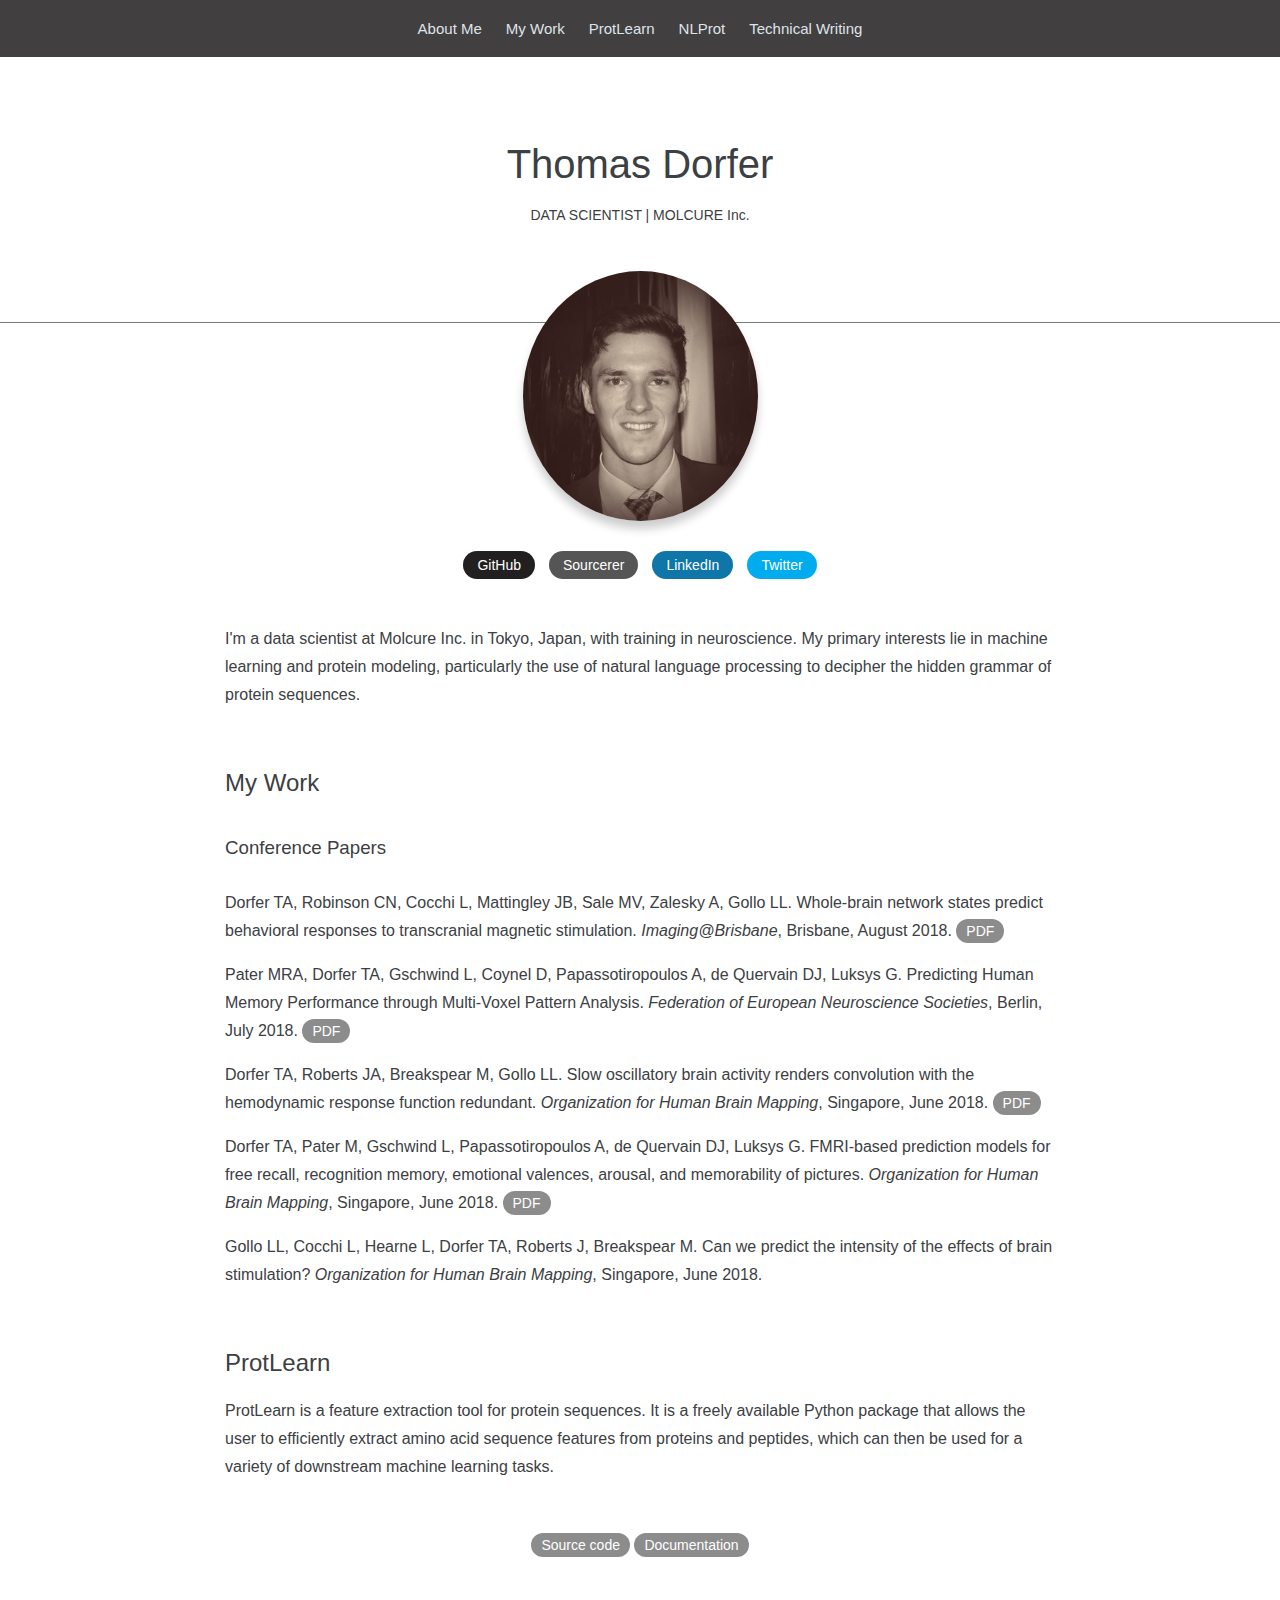
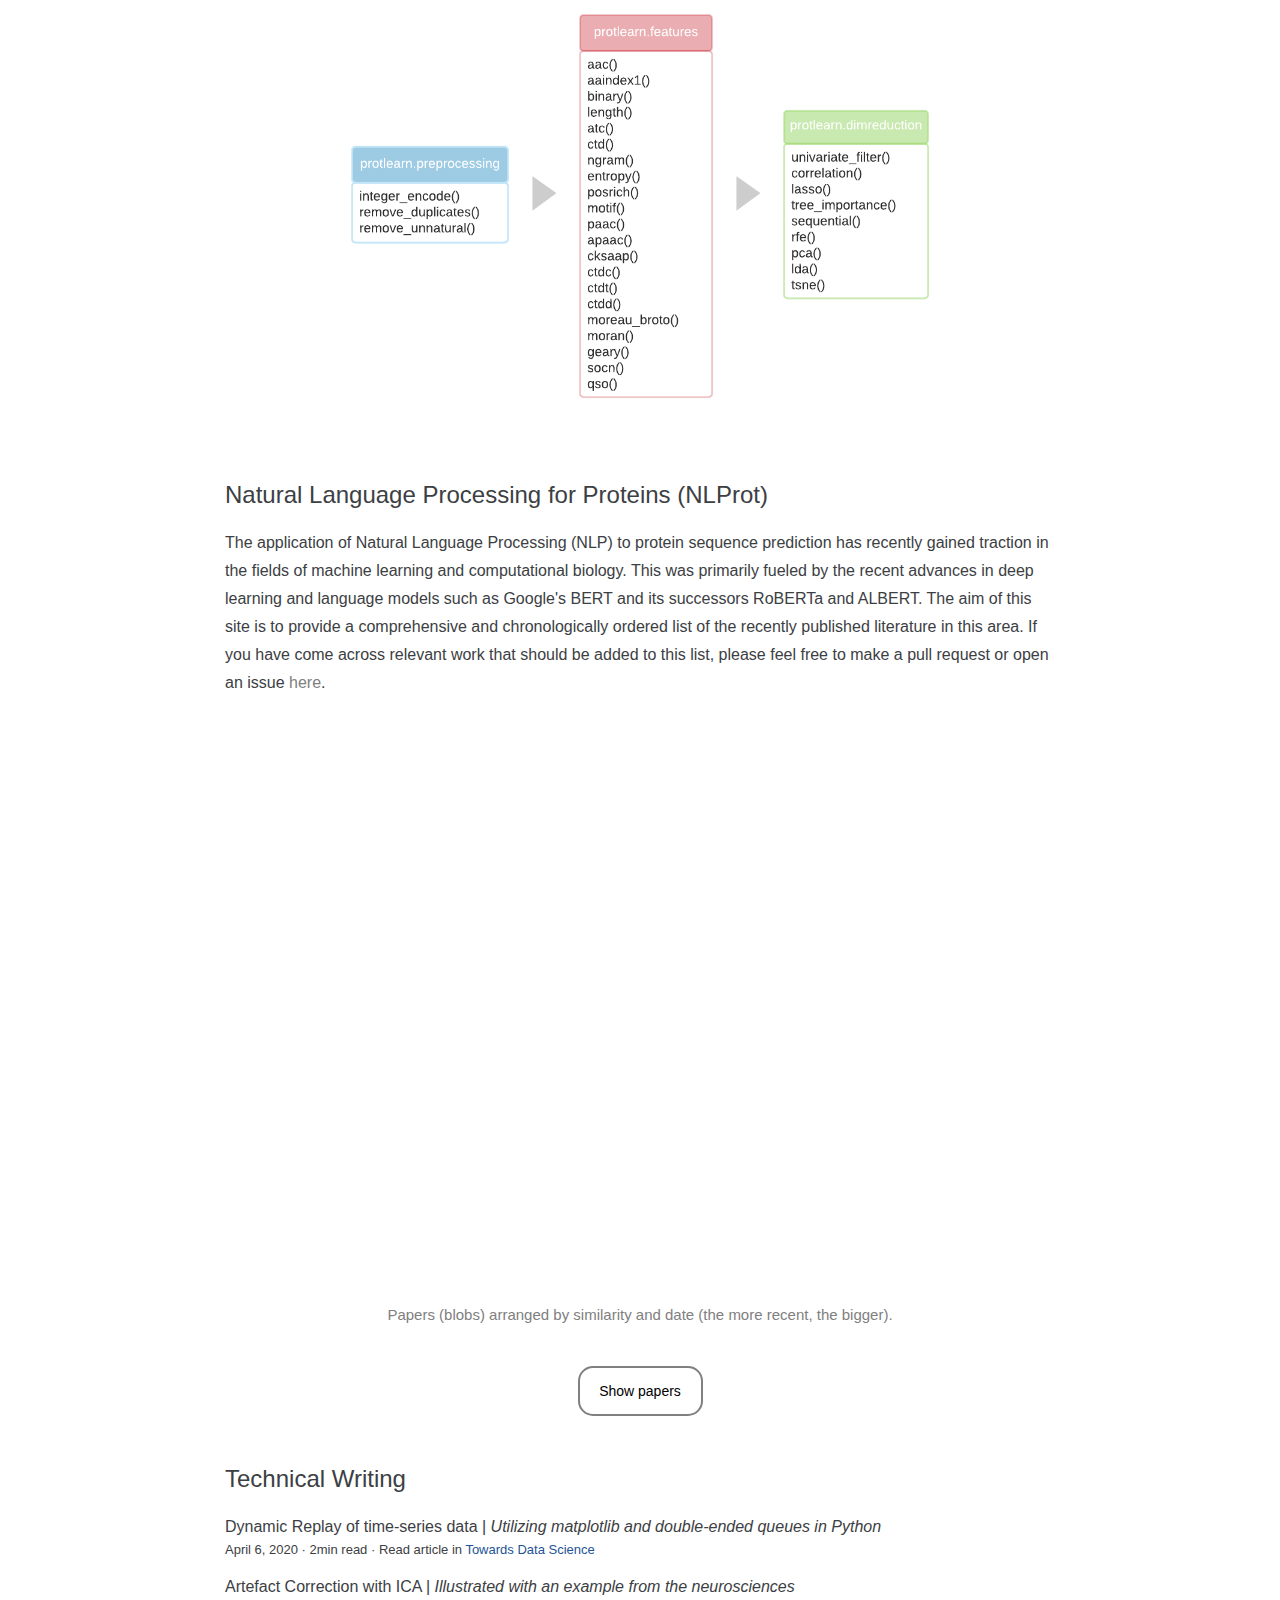
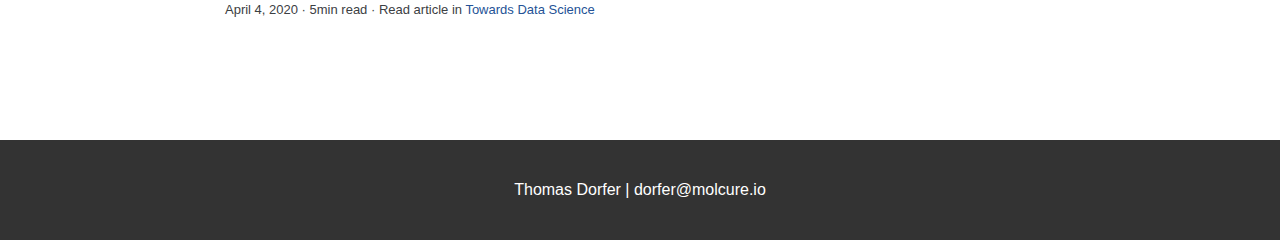
<file: index.html>
<!DOCTYPE html>
<html lang="en-US">
<head>
    <meta name="viewport" content="width=device-width, initial-scale=1.0">
    <link rel="stylesheet" href="css/styles.css">
    <link rel="stylesheet" href="https://cdnjs.cloudflare.com/ajax/libs/font-awesome/4.7.0/css/font-awesome.min.css">
    <link rel="icon" type="image/png" href="imgs/favicon.png" />
    <title>Thomas Dorfer | About me</title>
</head>
<body>
  <ul class="nav" id="myTopnav">
    <a href="#top" class="active">About Me</a>
    <a href="#mywork" class="active">My Work</a>
    <a href="#protlearn" class="active">ProtLearn</a>
    <a href="#nlprot" class="active">NLProt</a>
    <a href="#technicalwriting" class="active">Technical Writing</a>
    <a href="javascript:void(0);" class="icon" onclick="responsiveness()">
      <i class="fa fa-bars"></i>
    </a>
  </ul>
    <div class="column-header">
         <h1 id="header">Thomas Dorfer</h1>
         <h3 style="color: #3c4043; text-align: center; font-size: 14px; font-weight: 100; padding: 0 0 85px 0">DATA SCIENTIST | MOLCURE Inc.</h3>
    </div> 
    <div class="content">
        <div class="left"></div>
        <div class="midcolumn">
            <div class="card" style="margin-top: -100px; margin-bottom: 200px;">
                <br>
                <div style="position: absolute; left: 50%;">
                  <div style="position: relative; left: -50%;">
                    <img class="center" src="imgs/rsz_img_0939.jpg" alt="Profile Picture" style="width:235px; height: 250px; box-shadow: 0px 8px 10px 0px rgba(0,0,0,0.2); border-radius: 50%;">
                  </div>
                </div> 
            </div>
            <div class="card">
              <div class="middle">
                <button class="button github"><a href="https://github.com/tadorfer" target="_blank">GitHub</a></button>
                <button class="button sourcerer"><a href="https://sourcerer.io/tadorfer" target="_blank">Sourcerer</a></button>
                <button class="button linkedin"><a href="https://www.linkedin.com/in/thomasdorfer/" target="_blank">LinkedIn</a></button>
                <button class="button twitter"><a href="https://twitter.com/ThomasADorfer" target="_blank">Twitter</a></button>
            </div>
                <p id="para">I'm a data scientist at Molcure Inc. in Tokyo, Japan, with training in neuroscience. My primary interests lie in machine learning and protein modeling, particularly 
                  the use of natural language processing to decipher the hidden grammar of protein sequences.
                </p>
            </div> 
            <div class="card">   
              <h2 style="font-family: arial;"><span id="mywork"></span>My Work</h3>
              <h3 style="margin-top: 40px; margin-bottom: 30px;">Conference Papers</h3>
              <p id="para"><b>Dorfer TA</b>, Robinson CN, Cocchi L, Mattingley JB, Sale MV, Zalesky A, Gollo LL.
                          Whole-brain network states predict behavioral responses to transcranial magnetic stimulation.
                          <i>Imaging@Brisbane</i>, Brisbane, August 2018. <button class="button-inline pdf"><a href="papers/ImagingBrisbane_2018.pdf" target="_blank">PDF</a></button></p>
              <p id="para">Pater MRA, <b>Dorfer TA</b>, Gschwind L, Coynel D, Papassotiropoulos A, de Quervain DJ, Luksys G.
                          Predicting Human Memory Performance through Multi-Voxel Pattern Analysis.
                          <i>Federation of European Neuroscience Societies</i>, Berlin, July 2018. <button class="button-inline pdf"><a href="papers/FENS_2018.pdf" target="_blank">PDF</a></button></p>
              <p id="para"><b>Dorfer TA</b>, Roberts JA, Breakspear M, Gollo LL.
                          Slow oscillatory brain activity renders convolution with the hemodynamic response function redundant.
                          <i>Organization for Human Brain Mapping</i>, Singapore, June 2018. <button class="button-inline pdf"><a href="papers/OHBM_2018_1.pdf" target="_blank">PDF</a></button></p>
              <p id="para"><b>Dorfer TA</b>, Pater M, Gschwind L, Papassotiropoulos A, de Quervain DJ, Luksys G.
                          FMRI-based prediction models for free recall, recognition memory, emotional valences, arousal, and memorability of pictures.
                          <i>Organization for Human Brain Mapping</i>, Singapore, June 2018. <button class="button-inline pdf"><a href="papers/OHBM_2018_2.pdf" target="_blank">PDF</a></button></p>
              <p id="para">Gollo LL, Cocchi L, Hearne L, <b>Dorfer TA</b>, Roberts J, Breakspear M.
                          Can we predict the intensity of the effects of brain stimulation?
                          <i>Organization for Human Brain Mapping</i>, Singapore, June 2018.</p>
          </div>
          <div class="card">
            <h2 style="font-family: arial;"><span id="protlearn"></span>ProtLearn</h2>
            <p id="para">ProtLearn is a feature extraction tool for protein sequences. It is a freely available Python package that allows the user to efficiently extract amino acid sequence features from proteins and peptides, which can then be used for a variety of downstream machine learning tasks. </p><br><br>
            <p style="text-align: center;"><button class="button-inline pdf"><a href="https://github.com/tadorfer/protlearn" target="_blank">Source code</a></button> <button class="button-inline pdf"><a href="https://protlearn.readthedocs.io/en/latest/index.html" target="_blank">Documentation</a></button>
            </p><br>
              <div class="container">
                  <img class="center" src="imgs/protlearn_summary.png" alt="ProtLearn Overview" style="width:624px; height: 430px;">
              </div> 
          </div>
          <div class="card">
            <h2 style="font-family: arial;"><span id="nlprot"></span>Natural Language Processing for Proteins (NLProt)</h2>
            <p id="para">The application of Natural Language Processing (NLP) to protein sequence prediction has recently gained traction in the fields of machine learning and computational biology. 
                This was primarily fueled by the recent advances in deep learning and language models such as Google's BERT and its successors RoBERTa and ALBERT. 
                The aim of this site is to provide a comprehensive and chronologically ordered list of the recently published literature in this area. If you have come across relevant work that should be added to this list, please feel free to make a pull request or open an issue <a href="https://github.com/tadorfer/NLProt" target="_blank" style="color:gray; text-decoration: none;">here</a>. 
            </p>
        </div> 
        <div class="card">
            <div class="container">
                <iframe id="igraph" scrolling="no" style="border:none;" seamless="seamless" src="https://plotly.com/~tadorfer/6.embed?showlink=false&modebar=false" height="550" width="100%"></iframe>
                <p style="text-align: center; font-size: 15px; color: gray; padding-top: 0px">Papers (blobs) arranged by similarity and date (the more recent, the bigger).</p>
            </div>
        </div>
        <br>
        <div class="middle">
          <button class="button_papers" onclick="showPapers()" id="myButton">Show papers</button>
        </div>
        <div class="card" id="papers" style="display: none;">
            <br>
            <h3 style="margin-top: 10px; margin-bottom: 30px;">Papers</h3>
            <div class="links">
              <p><strong>ProtTrans: Towards Cracking the Language of Life's Code Through Self-Supervised Deep Learning and High Performance Computing</strong><br>Ahmed Elnaggar, Michael Heinzinger, Christian Dallago, Ghalia Rihawi, Yu Wang, Llion Jones, Tom Gibbs, Tamas Feher, Christoph Angerer, Martin Steinegger, Debsindhu Bhowmik, Burkhard Rost<br><em>arXiv</em>, July 2020 | <a href="https://arxiv.org/abs/2007.06225" target="_blank">Paper</a></p>
              <p><strong>BERTology Meets Biology: Interpreting Attention in Protein Language Models</strong><br>Jesse Vig, Ali Madani, Lav R. Varshney, Caiming Xiong, Richard Socher, Nazneen Fatema Rajani<br><em>arXiv</em>, July 2020 | <a href="https://arxiv.org/abs/2006.15222" target="_blank">Paper</a> | <a href="https://blog.einstein.ai/provis/" target="_blank">Blog</a></p>
              <p><strong>PEDL: extracting protein–protein associations using deep language models and distant supervision</strong><br>Leon Weber, Kirsten Thobe, Oscar Arturo Migueles Lozano, Jana Wolf, Ulf Leser<br><em>Bioinformatics</em>, July 2020 | <a href="https://doi.org/10.1093/bioinformatics/btaa430" target="_blank">Paper</a></p>
              <p><strong>Signal Peptides Generated by Attention-Based Neural Networks</strong><br>Zachary Wu, Kevin K. Yang, Michael J. Liszka, Alycia Lee, Alina Batzilla, David Wernick, David P. Weiner, Frances H. Arnold<br><em>ACS Synthetic Biology</em>, July 2020 | <a href="https://pubs.acs.org/doi/full/10.1021/acssynbio.0c00219#" target="_blank">Paper</a></p>
              <p><strong>USMPep: universal sequence models for major histocompatibility complex binding affinity prediction</strong><br>Johanna Vielhaben, Markus Wenzel, Wojciech Samek &amp; Nils Strodthoff<br><em>BMC Bioinformatics</em>, July 2020 | <a href="https://bmcbioinformatics.biomedcentral.com/articles/10.1186/s12859-020-03631-1" target="_blank">Paper</a></p>
              <p><strong>Transforming the Language of Life: Transformer Neural Networks for Protein Prediction Tasks</strong><br>Ananthan Nambiar, Simon Liu, Mark Hopkins, Maeve Heflin,  View ORCID ProfileSergei Maslov, Anna Ritz<br><em>bioRxiv</em>, June 2020 | <a href="https://doi.org/10.1101/2020.06.15.153643" target="_blank">Paper</a></p>
              <p><strong>ProGen: Language Modeling for Protein Generation</strong><br>Ali Madani, Bryan McCann, Nikhil Naik, Nitish Shirish Keskar, Namrata Anand, Raphael R. Eguchi, Po-Ssu Huang, Richard Socher<br><em>bioRxiv</em>, March 2020 | <a href="https://doi.org/10.1101/2020.03.07.982272" target="_blank">Paper</a> | <a href="https://blog.einstein.ai/progen/" target="_blank">Blog</a></p>
              <p><strong>UDSMProt: universal deep sequence models for protein classification</strong><br>Nils Strodthoff, Patrick Wagner, Markus Wenzel, Wojciech Samek<br><em>Bioinformatics</em>, January 2020 | <a href="https://doi.org/10.1093/bioinformatics/btaa003" target="_blank">Paper</a>  </p>
              <p><strong>Modeling aspects of the language of life through transfer-learning protein sequences</strong><br>Michael Heinzinger, Ahmed Elnaggar, Yu Wang, Christian Dallago, Dmitrii Nechaev, Florian Matthes, Burkhard Rost<br><em>BMC Bioinformatics</em>, December 2019 | <a href="https://bmcbioinformatics.biomedcentral.com/articles/10.1186/s12859-019-3220-8" target="_blank">Paper</a></p>
              <p><strong>Generative models for graph-based protein design</strong><br>John Ingraham, Vikas K. Garg, Regina Barzilay, Tommi Jaakkola<br><em>NeurIPS</em>, December 2019 | <a href="https://papers.nips.cc/paper/9711-generative-models-for-graph-based-protein-design.pdf" target="_blank">Paper</a></p>
              <p><strong>Accurate Protein Structure Prediction by Embeddings and Deep Learning Representations</strong><br>Iddo Drori, Darshan Thaker, Arjun Srivatsa, Daniel Jeong, Yueqi Wang, Linyong Nan, Fan Wu, Dimitri Leggas, Jinhao Lei, Weiyi Lu, Weilong Fu, Yuan Gao, Sashank Karri, Anand Kannan, Antonio Moretti, Mohammed AlQuraishi, Chen Keasar, Itsik Pe&#39;er<br><em>arXiv</em>, November 2019 | <a href="https://arxiv.org/abs/1911.05531" target="_blank">Paper</a></p>
              <p><strong>Athena: Automated Tuning of k-mer based Genomic Error Correction Algorithms using Language Models</strong><br>Mustafa Abdallah, Ashraf Mahgoub, Hany Ahmed, Somali Chaterji<br><em>Scientific Reports</em>, November 2019 | <a href="https://www.nature.com/articles/s41598-019-52196-4" target="_blank">Paper</a></p>
              <p><strong>Unified rational protein engineering with sequence-only deep representation learning</strong><br>Ethan C. Alley, Grigory Khimulya, Surojit Biswas, Mohammed AlQuraishi, George M. Church<br>Nature Methods, October 2019 | <a href="https://www.nature.com/articles/s41592-019-0598-1" target="_blank">Paper</a></p>
              <p><strong>Evaluating Protein Transfer Learning with TAPE</strong><br>Roshan Rao, Nicholas Bhattacharya, Neil Thomas, Yan Duan, Xi Chen, John Canny, Pieter Abbeel, Yun S. Song<br><em>bioRxiv</em>, June 2019 | <a href="https://doi.org/10.1101/676825" target="_blank">Paper</a> | <a href="https://bair.berkeley.edu/blog/2019/11/04/proteins/" target="_blank">Blog</a></p>
              <p><strong>Biological Structure and Function Emerge from Scaling Unsupervised Learning to 250 Million Protein Sequences</strong><br>Alexander Rives, Siddharth Goyal, Joshua Meier, Demi Guo, Myle Ott, C. Lawrence Zitnick, Jerry Ma, Rob Fergus<br><em>bioRxiv</em>, May 2019 | <a href="https://doi.org/10.1101/622803" target="_blank">Paper</a></p>
              <p><strong>A High Efficient Biological Language Model for Predicting Protein–Protein Interactions</strong><br>Yanbin Wang, Zhu-Hong You, Shan Yang, Xiao Li, Tong-Hai Jiang, Xi Zhou<br><em>Cells</em>, February 2019 | <a href="https://www.mdpi.com/2073-4409/8/2/122/htm" target="_blank">Paper</a></p>
              <p><strong>Learning continuous and data-driven molecular descriptors by translating equivalent chemical representations</strong><br>Robin Winter, Floriane Montanari, Frank Noé, Djork-Arné Clevert<br><em>Chemical Science</em>, November 2018 | <a href="https://doi.org/10.1039/C8SC04175J" target="_blank">Paper</a></p>
              <p><strong>Natural language processing in text mining for structural modeling of protein complexes</strong><br>Varsha D. Badal, Petras J. Kundrotas, Ilya A. Vakser<br><em>BMC Bioinformatics</em>, March 2018 | <a href="https://bmcbioinformatics.biomedcentral.com/articles/10.1186/s12859-018-2079-4" target="_blank">Paper</a></p>
              <p><strong>Identifying the missing proteins in human proteome by biological language model</strong><br>Qiwen Dong, Kai Wang, Xuan Liu<br><em>BMC Systems Biology</em>, December 2016 | <a href="https://bmcsystbiol.biomedcentral.com/articles/10.1186/s12918-016-0352-6" target="_blank">Paper</a></p>
              <p><strong>Continuous Distributed Representation of Biological Sequences for Deep Proteomics and Genomics</strong><br>Ehsaneddin Asgari, Mohammad R. K. Mofrad<br><em>PLOS ONE</em>, November 2015 | <a href="https://journals.plos.org/plosone/article?id=10.1371/journal.pone.0141287" target="_blank">Paper</a></p>
              <p><strong>Survey of Natural Language Processing Techniques in Bioinformatics</strong><br>Zhiqiang Zeng, Hua Shi, Yun Wu, Zhiling Hong<br><em>Computational and Mathematical Methods in Medicine</em>, October 2015 | <a href="https://www.hindawi.com/journals/cmmm/2015/674296/" target="_blank">Paper</a></p>
          </div>
        </div>
        <div class="card">            
          <h2 style="font-family: arial;"><span id="technicalwriting"></span>Technical Writing</h3>
          <div class="links">
            <p id="para">Dynamic Replay of time-series data | <i>Utilizing matplotlib and double-ended queues in Python</i></p>
              <p style="font-size: 13px; margin-top: 1px;">April 6, 2020 · 2min read · Read article in <a href="https://towardsdatascience.com/dynamic-replay-of-time-series-data-819e27212b4b" target="_blank">Towards Data Science</a></p>
            <p id="para">Artefact Correction with ICA | <i>Illustrated with an example from the neurosciences</i><br></p>
              <p style="font-size: 13px; margin-top: 1px;">April 4, 2020 · 5min read · Read article in <a href="https://towardsdatascience.com/artefact-correction-with-ica-53afb63ad300" target="_blank">Towards Data Science</a></p>
          </div>
        </div>
        </div>
        <div class="right"></div>
    </div>
    <footer>
        <p style="color: white; margin: 0; position:absolute; top:50%; left:50%; -ms-transform: translate(-50%, -50%); transform: translate(-50%, -50%);">Thomas Dorfer | dorfer@molcure.io</p>
    </footer>
    <script>
      function responsiveness() {
        var x = document.getElementById("myTopnav");
        if (x.className === "nav") {
          x.className += " responsive";
        } else {
          x.className = "nav";
        }
      }

      function showPapers() {
        var x = document.getElementById("papers");
        var button = document.getElementById("myButton");
        if (x.style.display === "none") {
          x.style.display = "block";
          button.innerHTML = "Hide papers";
        } else {
          x.style.display = "none";
          button.innerHTML = "Show papers";
        }
      }
    </script>
</body>
</html>
</file>
<file: css/styles.css>
* {
  box-sizing: border-box;
  }
    
html, body  {
            height: 100%;
            margin: 0;
            }

body{
        background-color: white;
        display: flex;
        flex-direction: column;
        overflow-y: scroll;
    }

.modebar-contained {display: none;}

/* Add a black background color to the top navigation */
.nav{
        border:none;
        background-color: rgb(65, 63, 63);
        list-style:none;
        margin:0;
        padding:10px 0px 10px 0px;
        text-align:center;
        position: fixed;
        width: 100%;
        top: 0;
        overflow: hidden;
        z-index: 5;
    }

.nav li {
        display:inline;
        }

.nav a{
        display:inline-block;
        padding:10px;
        color: #dfe3e9;
        font-family: sans-serif;
        font-weight: 100;
        text-decoration: none;
        font-size: 15px;
        font-weight: normal;
}

.nav a:hover {color: white;} 

.nav .icon {display: none;}

/* When the screen is less than 600 pixels wide, hide all links, except for the first one ("Home"). Show the link that contains should open and close the topnav (.icon) */
@media screen and (max-width: 600px) {
        .nav a:not(:first-child) {display: none;}
        .nav a.icon {
                float: right;
                margin-right: 10px;
                display: block;
                }
}
      
/* The "responsive" class is added to the topnav with JavaScript when the user clicks on the icon. This class makes the topnav look good on small screens (display the links vertically instead of horizontally) */
@media screen and (max-width: 600px) {
.nav.responsive {position: relative;}
.nav.responsive a.icon {
        position: absolute;
        right: 0;
        top: 10px;
        }

.nav.responsive a {
        float: none;
        display: block;
        text-align: left;
        margin-left: 10px;
        }

.active {float: left; margin-left: 10px;}
}

.container {
        position: relative;
        width: 100%;
        overflow: hidden;
        }

      /* Smartphones (portrait) ----------- */
@media only screen and (max-width : 812px) {
        .container {
            display: none;
        }
    }

.content{
        background-color: white;
        margin-bottom: 0px;
        width: 100%;
        overflow: hidden;
        display: flex;
        flex: 1 0 auto;
        }

#header {
        color: #3c4043;
        font-family: Arial, Helvetica, sans-serif;
        font-weight: 100;
        margin: 85px 50px 20px 50px;
        text-align: center;
        font-size: 40px;
        }

.center {
        display: block;
        margin-left: auto;
        margin-right: auto;
        width: 50%;
        }

#subheader {
           color: #3c4043;
           font-family: arial;
           margin: 40px 20px 40px 0px;
           }
        
.left, .right {
              flex: 1;
              background-color: white;
              }

.midcolumn{
          overflow: hidden;
          width: 910px;
          margin-bottom: 100px;
          background-color: white;
          z-index: 3;
          }

.latest {background: rgb(39, 90, 138); 
        padding: 20px 20px; 
        color: white;
        text-align: center}

.latest a {color: white;}

.card   {
        overflow: hidden;
        width: 100%;
        background-color: white;
        padding: 30px 40px 10px 40px;
        margin-top: 0px;
        margin-bottom: 0px;
        }

.column-header  {
        margin-top: 57px;
        height: auto;
        float: left;
        width: 100%;
        background-color: white;
        border-bottom: 1px solid #737a80;
                }

.row-header:after {
           content: "";
           display: table;
           clear: both;
           }

.middle {
        text-align: center;
}

.button {
        border: none;
        border-radius: 20px;
        padding: 6px 14px;
        text-align: center;
        text-decoration: none;
        font-size: 14px;
        margin: 4px 5px;
        transition-duration: 0.3s;
        cursor: pointer;
        margin-top: 40px;
        margin-bottom: 30px;
}

.button a, .button-inline a {
        color: white;
        text-decoration: none;
}

.button:hover, .button-inline:hover {
        opacity: 0.6;
        } 

.button-inline {
        border: none;
        border-radius: 20px;
        padding: 4px 10px;
        text-align: center;
        text-decoration: none;
        font-size: 14px;
        transition-duration: 0.3s;
        cursor: pointer;
        margin: 0;
}

.github {
        background-color: #211f1f; 
}

.linkedin {
        background-color: #0e76a8;
}

.twitter {
        background-color: #00acee;
}

.sourcerer {
        background-color: #555555;
}

.pdf {
        background-color: gray;
        opacity: .9;
}

#para   {
        color: #3c4043;
        font-size: 16px;
        font-family: arial;
        margin-bottom: 0px;
        line-height: 28px;
        }

footer  {
        position: relative;
        height: 100px;
        width: 100%;
        padding: 0px;
        background-color: rgba(0, 0, 0, 0.8);
        color: white;
        font-family: arial;
        text-align: center;
        flex-shrink: 0;
        }

h2, h3, h4, p{font-family: arial; color: #3c4043; font-weight: 100;}

.links a:link{color: rgb(36, 82, 150); text-decoration: none;}
.links a:visited{color: rgb(36, 82, 150); text-decoration: none;}

h2{ position:relative; }
h2 span{ position:absolute; top:-100px;}

.button_papers {
        font-family: arial;
        font-size: 14px;
        background-color: white;
        border: solid 2px gray;
        border-radius: 15px;
        padding: 15px 15px;
        height: 50px;
        width: 125px;
        transition-duration: 0.2s;
        text-decoration: none;
        outline: none;
}

.button_papers:hover {
        background-color: #f0f1f3;
}
</file>
